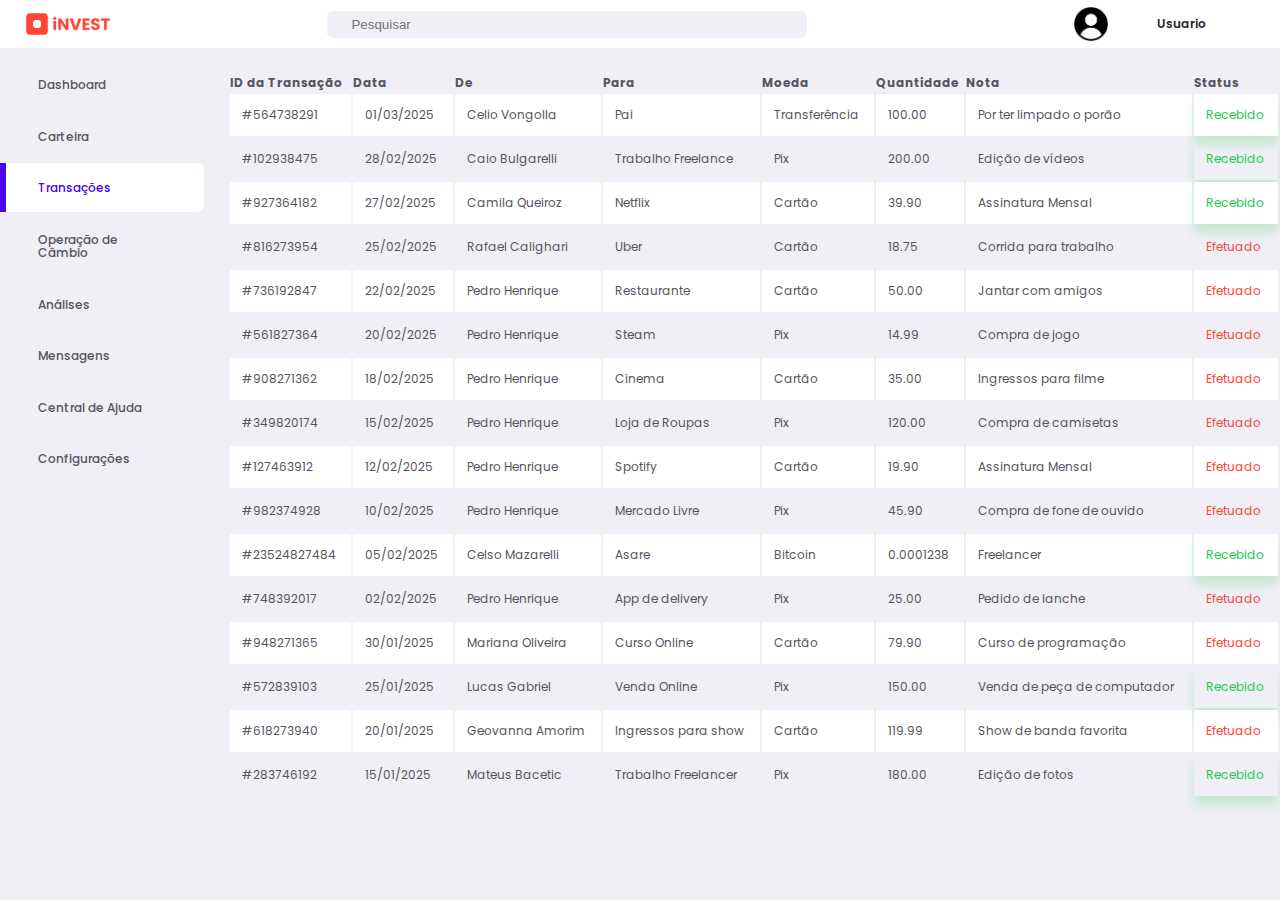
<file: transaction/transaction.html>
<!DOCTYPE html>
<html lang="en">
<head>
    <meta charset="UTF-8">
    <meta name="viewport" content="width=device-width, initial-scale=1.0">
    <title>Correspondente Bancário</title>
    <link rel="stylesheet" href="../style.css">
    <link rel="stylesheet" href="./transaction.css">
    <link rel="stylesheet" href="https://unicons.iconscout.com/release/v4.0.8/css/line.css">
    <link rel="icon" type="image/x-icon" href="/assets/assets-main/favicon (1).ico">
</head>
<body>
    <!----------------------------------------  NAVBAR ------------------------------------------->

    <nav>
    <div class="container nav_container">
         <a href="../index.html" class="nav_logo">
            <img src="../assets/assets-main/logo.png" alt="logo">
         </a>
         <div class="nav_search">
            <i class="uil uil-search"></i>
            <input type="search" placeholder="Pesquisar">

         </div>
         <div class="nav_profile-wrapper">
            <button class="nav_theme-btn">
                <i class="uil uil-moon"></i>
            </button>
            <div class="nav_profile-photo">
                <img src="../assets/assets-main/user-icon-.png" alt="Profile Photo">
            </div>
            <h5>Usuario</h5>
            <i class="uil uil-angle-down"></i>
         </div>
         <button class="nav_menu-btn">
            <i class="uil uil-bars"></i>
         </button>
    </div>
    </nav>



    <!------------------------------ SIDEBAR   -------------------------------------->
    
    
    <menu class="sidebar">
        <a href="../index.html">
            <i class="uil uil-create-dashboard"></i>
            <h5>Dashboard</h5>
        </a>
        <a href="../wallet/wallet.html">
            <i class="uil uil-wallet"></i>
            <h5>Carteira</h5>
        </a>
        <a href="transaction.html" class="active">
            <i class="uil uil-transaction"></i>
            <h5>Transações</h5>
        </a>
        <a href="">
          <i class="uil uil-exchange"></i>
          <h5>Operação de Câmbio</h5>
      </a>
        <a href="">
            <i class="uil uil-chart"></i>
            <h5>Análises</h5>
        </a>
        <a href="">
            <i class="uil uil-envelopes"></i>
            <h5>Mensagens</h5>
        </a>
        <a href="">
            <i class="uil uil-question-circle"></i>
            <h5>Central de Ajuda</h5>
        </a>
        <a href="">
            <i class="uil uil-setting"></i>
            <h5>Configurações</h5>
        </a>
        <button class="sidebar_close-btn">
            <i class="uil uil-multiply"></i>
        </button>
    </menu>








    <table class="transactionTable">
        <thead>
            <tr>
                <th>ID da Transação</th>
                <th>Data</th>
                <th>De</th>
                <th>Para</th>
                <th>Moeda</th>
                <th>Quantidade</th>
                <th>Nota</th>
                <th>Status</th>
            </tr>
        </thead>
        <tbody>
            <tr>
                <td>#564738291</td>
                <td>01/03/2025</td>
                <td>Celio Vongolla</td>
                <td>Pai</td>
                <td>Transferência</td>
                <td>100.00</td>
                <td>Por ter limpado o porão</td>
                <td class="success">Recebido</td>
              </tr>
              
              <tr>
                <td>#102938475</td>
                <td>28/02/2025</td>
                <td>Caio Bulgarelli</td>
                <td>Trabalho Freelance</td>
                <td>Pix</td>
                <td>200.00</td>
                <td>Edição de vídeos</td>
                <td class="success">Recebido</td>
              </tr>
              
              <tr>
                <td>#927364182</td>
                <td>27/02/2025</td>
                <td>Camila Queiroz</td>
                <td>Netflix</td>
                <td>Cartão</td>
                <td>39.90</td>
                <td>Assinatura Mensal</td>
                <td class="success">Recebido</td>
              </tr>
              
              <tr>
                <td>#816273954</td>
                <td>25/02/2025</td>
                <td>Rafael Calighari</td>
                <td>Uber</td>
                <td>Cartão</td>
                <td>18.75</td>
                <td>Corrida para trabalho</td>
                <td class="danger">Efetuado</td>
              </tr>
              
              <tr>
                <td>#736192847</td>
                <td>22/02/2025</td>
                <td>Pedro Henrique</td>
                <td>Restaurante</td>
                <td>Cartão</td>
                <td>50.00</td>
                <td>Jantar com amigos</td>
                <td class="danger">Efetuado</td>
              </tr>
              
              <tr>
                <td>#561827364</td>
                <td>20/02/2025</td>
                <td>Pedro Henrique</td>
                <td>Steam</td>
                <td>Pix</td>
                <td>14.99</td>
                <td>Compra de jogo</td>
                <td class="danger">Efetuado</td>
              </tr>
              
              <tr>
                <td>#908271362</td>
                <td>18/02/2025</td>
                <td>Pedro Henrique</td>
                <td>Cinema</td>
                <td>Cartão</td>
                <td>35.00</td>
                <td>Ingressos para filme</td>
                <td class="danger">Efetuado</td>
              </tr>
              
              <tr>
                <td>#349820174</td>
                <td>15/02/2025</td>
                <td>Pedro Henrique</td>
                <td>Loja de Roupas</td>
                <td>Pix</td>
                <td>120.00</td>
                <td>Compra de camisetas</td>
                <td class="danger">Efetuado</td>
              </tr>
              
              <tr>
                <td>#127463912</td>
                <td>12/02/2025</td>
                <td>Pedro Henrique</td>
                <td>Spotify</td>
                <td>Cartão</td>
                <td>19.90</td>
                <td>Assinatura Mensal</td>
                <td class="danger">Efetuado</td>
              </tr>
              
              <tr>
                <td>#982374928</td>
                <td>10/02/2025</td>
                <td>Pedro Henrique</td>
                <td>Mercado Livre</td>
                <td>Pix</td>
                <td>45.90</td>
                <td>Compra de fone de ouvido</td>
                <td class="danger">Efetuado</td>
              </tr>
              
              <tr>
                <td>#23524827484</td>
                <td>05/02/2025</td>
                <td>Celso Mazarelli</td>
                <td>Asare</td>
                <td>Bitcoin</td>
                <td>0.0001238</td>
                <td>Freelancer</td>
                <td class="success">Recebido</td>
              </tr>

              <tr>
                <td>#748392017</td>
                <td>02/02/2025</td>
                <td>Pedro Henrique</td>
                <td>App de delivery</td>
                <td>Pix</td>
                <td>25.00</td>
                <td>Pedido de lanche</td>
                <td class="danger">Efetuado</td>
              </tr>
              
              <tr>
                <td>#948271365</td>
                <td>30/01/2025</td>
                <td>Mariana Oliveira</td>
                <td>Curso Online</td>
                <td>Cartão</td>
                <td>79.90</td>
                <td>Curso de programação</td>
                <td class="danger">Efetuado</td>
              </tr>
              
              <tr>
                <td>#572839103</td>
                <td>25/01/2025</td>
                <td>Lucas Gabriel</td>
                <td>Venda Online</td>
                <td>Pix</td>
                <td>150.00</td>
                <td>Venda de peça de computador</td>
                <td class="success">Recebido</td>
              </tr>
              
              <tr>
                <td>#618273940</td>
                <td>20/01/2025</td>
                <td>Geovanna Amorim</td>
                <td>Ingressos para show</td>
                <td>Cartão</td>
                <td>119.99</td>
                <td>Show de banda favorita</td>
                <td class="danger">Efetuado</td>
              </tr>
              
              <tr>
                <td>#283746192</td>
                <td>15/01/2025</td>
                <td>Mateus Bacetic</td>
                <td>Trabalho Freelancer</td>
                <td>Pix</td>
                <td>180.00</td>
                <td>Edição de fotos</td>
                <td class="success">Recebido</td>
              </tr>
              
  
              </tr>
            </tbody>
    </table>
















    <script src="../main.js"></script>
</body>
</html>
</file>
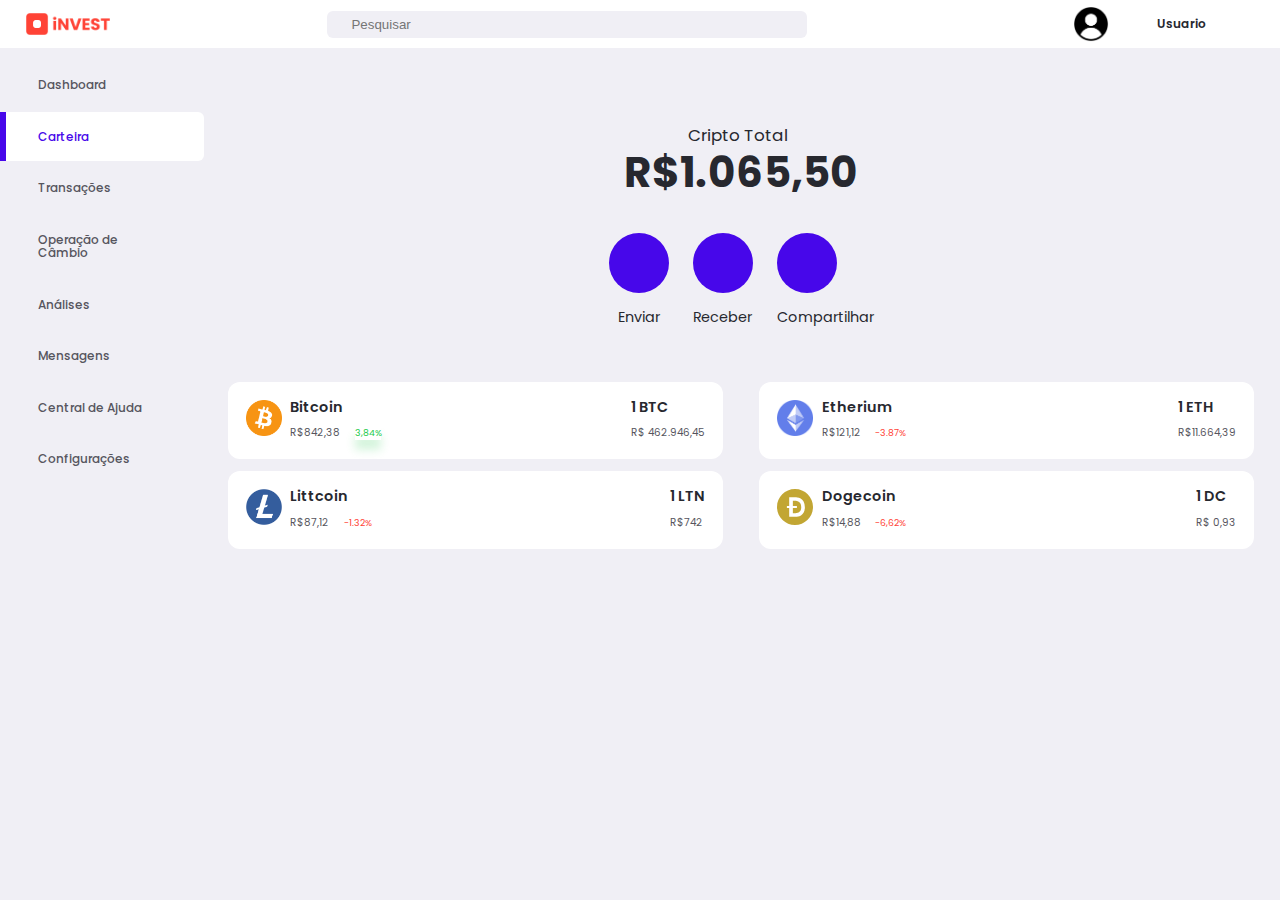
<file: wallet/wallet.html>
<!DOCTYPE html>
<html lang="en">
<head>
    <meta charset="UTF-8">
    <meta name="viewport" content="width=device-width, initial-scale=1.0">
    <title>Correspondente Bancário</title>
    <link rel="stylesheet" href="../style.css">
    <link rel="stylesheet" href="./wallet.css">
    <link rel="stylesheet" href="https://unicons.iconscout.com/release/v4.0.8/css/line.css">
    <link rel="icon" type="image/x-icon" href="/assets/assets-main/favicon (1).ico">

</head>
<body>
    <!----------------------------------------  NAVBAR ------------------------------------------->

    <nav>
    <div class="container nav_container">
         <a href="../index.html" class="nav_logo">
            <img src="../assets/assets-main/logo.png" alt="logo">
         </a>
         <div class="nav_search">
            <i class="uil uil-search"></i>
            <input type="search" placeholder="Pesquisar">

         </div>
         <div class="nav_profile-wrapper">
            <button class="nav_theme-btn">
                <i class="uil uil-moon"></i>
            </button>
            <div class="nav_profile-photo">
                <img src="../assets/assets-main/user-icon-.png" alt="Profile Photo">
            </div>
            <h5>Usuario</h5>
            <i class="uil uil-angle-down"></i>
         </div>
         <button class="nav_menu-btn">
            <i class="uil uil-bars"></i>
         </button>
    </div>
    </nav>



    <!------------------------------ SIDEBAR   -------------------------------------->
    
    
    <menu class="sidebar">
        <a href="../index.html">
            <i class="uil uil-create-dashboard"></i>
            <h5>Dashboard</h5>
        </a>
        <a href="wallet.html" class="active">
            <i class="uil uil-wallet"></i>
            <h5>Carteira</h5>
        </a>
        <a href="../transaction/transaction.html">
            <i class="uil uil-transaction"></i>
            <h5>Transações</h5>
        </a>
        <a href="">
            <i class="uil uil-exchange"></i>
            <h5>Operação de Câmbio</h5>
        </a>
        <a href="">
            <i class="uil uil-chart"></i>
            <h5>Análises</h5>
        </a>
        <a href="">
            <i class="uil uil-envelopes"></i>
            <h5>Mensagens</h5>
        </a>
        <a href="">
            <i class="uil uil-question-circle"></i>
            <h5>Central de Ajuda</h5>
        </a>
        <a href="">
            <i class="uil uil-setting"></i>
            <h5>Configurações</h5>
        </a>
        <button class="sidebar_close-btn">
            <i class="uil uil-multiply"></i>
        </button>
    </menu>

    <section class="wallet">
        <div class="wallet_balance">
            <h4>Cripto Total <i class="uil uil-eye-slash"></i></h4>
            <h1>R$1.065,50</h1>
            <div class="wallet_cta">
                <a href="#" class="wallet_cta-btn">
                    <i class="uil uil-arrow-up-right"></i>
                    <p>Enviar</p>
                </a>
                <a href="#" class="wallet_cta-btn">
                    <i class="uil uil-arrow-down-right"></i>
                    <p>Receber</p>
                </a>
                <a href="#" class="wallet_cta-btn">
                    <i class="uil uil-share"></i>
                    <p>Compartilhar</p>
                </a>
            </div>
        </div>


        <ul class="wallet_tokens">
            <li class="wallet_token">
                <div class="wallet_token-left">
                    <div class="wallet_token-image">
                        <img src="../assets/assets-main/Bitcoin.svg.png" alt="">
                    </div>
                    <div>
                        <h4>Bitcoin</h4>
                        <div>
                            <p>R$842,38</p>
                            <small class="success">3,84%</small>
                        </div>
                    </div>
                </div>

            <div class="wallet_token-right">
                <h4>1 BTC</h4>
                <p>R$ 462.946,45</p>
            </div>
            </li>

            <li class="wallet_token">
                <div class="wallet_token-left">
                    <div class="wallet_token-image">
                        <img src="../assets/assets-main/ethereum-logo-EC6CDBA45B-seeklogo.com.png" alt="">
                    </div>
                    <div>
                        <h4>Etherium</h4>
                        <div>
                            <p>R$121,12</p>
                            <small class="danger">-3.87%</small>
                        </div>
                 </div>
            </div>

            <div class="wallet_token-right">
                <h4>1 ETH</h4>
                <p>R$11.664,39</p>
            </div>
            </li>

            <li class="wallet_token">
                <div class="wallet_token-left">
                    <div class="wallet_token-image">
                        <img src="../assets/assets-main/Litecoin_Logo.jpg" alt="">
                    </div>
                    <div>
                        <h4>Littcoin</h4>
                        <div>
                            <p>R$87,12</p>
                            <small class="danger">-1.32%</small>
                        </div>
                 </div>
            </div>

            <div class="wallet_token-right">
                <h4>1 LTN</h4>
                <p>R$742</p>
            </div>
            </li>

            <li class="wallet_token">
                <div class="wallet_token-left">
                    <div class="wallet_token-image">
                        <img src="../assets/assets-main/dogecoin-doge-logo-alternative.svg" alt="">
                    </div>
                    <div>
                        <h4>Dogecoin</h4>
                        <div>
                            <p>R$14,88</p>
                            <small class="danger">-6,62%</small>
                        </div>
                 </div>
            </div>

            <div class="wallet_token-right">
                <h4>1 DC</h4>
                <p>R$ 0,93</p>
            </div>
            </li>

        </ul>

    </section>




    <script src="../main.js"></script>

</body>
</html>
</file>
<file: style.css>
@import url('https://fonts.googleapis.com/css2?family=Poppins:ital,wght@0,100;0,200;0,300;0,400;0,500;0,600;0,700;0,800;0,900;1,100;1,200;1,300;1,400;1,500;1,600;1,700;1,800;1,900&display=swap');


:root {
        --color-white: #fff;
        --color-light: #f0eff5;
        --color-gray-light: #86848c;
        --color-gray-dark: #56555e;
        --color-dark: #27282f;
    
        --color-primary: rgb(71, 7, 234);
        --color-success: rgb(34, 202, 75);
        --color-danger: rgb(255, 67, 54);
        --color-warning: rgb(234, 181, 7);
        --color-purple: rgb(160, 99, 245);
    
        --color-primary-light: rgba(71, 7, 234, 0.2);
        --color-success-light: rgba(34, 202, 75, 0.2);
        --color-danger-light: rgba(255, 67, 54, 0.2);
        --color-purple-light: rgba(160, 99, 245, 0.2);
    
        --card-padding: 1.6rem;
    
        --radius-1: 0.5rem;
        --radius-2: 1rem;
        --radius-3: 1.6rem;
    
        --transition: all 300ms ease;
    }

    /* =====================  MODO ESCURO ======================== */
    .dark-theme {
        --color-white: #131316;
        --color-light: #23232a;
        --color-dark: #ddd;
        --color-gray-dark: #adacb5;

    }

    * {
        margin: 0;
        padding: 0;
        outline:0;
        border: 0;
        background: transparent;
        appearance: none;
        text-decoration: none;
        list-style: none;
        box-sizing: border-box;
        
    }

    html {
        font-size: 12px;
    }

    body {
        background: var(--color-light);
        font-family: "Poppins", sans-serif;
        min-height: 100vh;
        color: var(--color-gray-dark);
        display: grid;
        grid-template-columns: 17rem auto 30rem;
        gap: 2rem;
        transition: var(--transition);
        user-select: none;
    }

    .container {
        width:96vw;
        margin-inline: auto;

    }

    img {
        display: block;
        width: 100%;
        object-fit: cover;
    }

    h1,h2,h3,h4,h5,h6 {
        font-weight: 600;
        line-height: 1.1;
        color: var(--color-dark);

    }

    h1 {
        font-size: 2.3rem;
        font-weight: 900;   
    }

    h2 {
        font-size: 1.5rem;
        font-weight: 800;   
    }

    h3 {
        font-size: 1.2rem;  
    }

    h4 {
        font-size: 1.2rem;
    }

    h5 {
        font-size: 1rem;
    }

    h6 {
        font-size: 0.8rem;
    }

    p {
        font-size: 0.86rem;
        
    }

    small {
        font-size: 0.77rem;
    }

    .text-muted {
        color:var(--color-gray-light);
        }
    .primary { 
        color: var(--color-primary);
    }
    
    .bg-primary {
        background: var(--color-primary);
        box-shadow: 0 0.8rem 0.8rem var(color --color-primary-light); 
    }
    .danger {
        color: var(--color-danger);

    }
    .bg-danger {
        background: var(--color-danger);
        box-shadow: 0 0.8rem 0.8rem var(--color-danger-light) ;
    }
    .bg-danger-light { 
        background: var(--color-danger-light)
    }
    .success {
        color:var(--color-success);
        box-shadow: 0 0.8rem 0.8rem var(--color-success-light) ;
    }
    .bg-success-light {
        background: var(--color-success-light);

    }
    .warning {
        color: var(--color-warning);
    }
    .bg-warning {
        background: var(--color-warning);
        box-shadow: 0 0.8rem 0.8rem var(--color-warning-light);
    }
    .bg-warning-light {
        background: var(--color-warning-light);     
    }
    .purple {
         color: var(--color-purple);
    }
    .bg-purple {
        background: var(--color-purple);
        box-shadow: 0 0.8rem 0.8rem var(--color-purple-light);
    }
    .bg-purple-light {
        background: var(--color-purple-light);
    }
    .bg-dark {
        background: var(--color-dark);
        box-shadow: 0 0.8rem 0.8rem rgb(0,0,0,0.12);
    }

    button {
        cursor: pointer;
    }



    /* ===================================== NAVBAR ===================================== */

    nav {
        width: 100vw;
        background: var(--color-white);
        display: grid;
        place-items: center;
        height: 4rem;
        position: fixed;
        top: 0;
        left: 0;
        z-index: 10;

    }

    .nav_container {
        display: flex;
        justify-content:space-between;
        align-items: center;
    }

    .nav_logo {
        width: 7rem;
    }
    .nav_search {
        background: var(--color-light);
        border-radius: var(--radius-1);
        padding: 0.5rem 1rem;
        width: 40rem;
        display: flex;
        gap: 1rem;
        align-items: center;
        color: var(--color-gray-light);
    }

    .nav_search input[type="search"] {
        color: var(--color-dark);
        width: 100%;
        background: transparent;
    }

    .nav_container i {
        font-size: 1.6rem;
    }

    .nav_profile-wrapper {
        display:flex;
        align-items: center;
        gap: 4rem;
        justify-content:space-between;
        cursor: pointer;
    }
    .nav_profile {
        display: flex;
        gap: 1rem;
        align-items: center;
    }
    .nav_profile-photo {
        width: 3rem;
        height: 3rem;
        border-radius: 50%;
        overflow: hidden;
    }

    .nav_theme-btn {
        color: var(--color-dark);
    }

    .nav_menu-btn {
        display: none;
    }

    .nav_menu-btn i {
        font-size: 2.6rem;
    }


    /* ------------------------------ SIDEBAR   --------------------------------------*/
    
    .sidebar {
       
        margin-top: 5rem;
        min-height: calc(100%vh - 5rem);
        display: flex;
        flex-direction: column;
        gap: 0.2rem;
    }

    .sidebar_close-btn {
        display: none;

    }

    .sidebar a {
        display: flex;
        align-items: center;
        gap: 1rem;
        padding: 1.5rem 4vw 1.5rem 2vw;
        transition: var(--transition);
        background: transparent;
        border-radius: 0 0.5rem 0.5rem 0;
        color: var(--color-gray-dark);

    }

    .sidebar a i {
        font-size: 2rem;
        color: var(--color-gray-dark);
    }

    .sidebar a h5 {
        font-weight: 500;
        color: var(--color-gray-dark);

    }

    .sidebar a:hover {
        background: var(--color-white);
    }

    .sidebar a:hover * {
        color: var(--color-primary);
    }

    .sidebar a.active {
        background: var(--color-white);
        color: var(--color-primary);
        border-left: 0.5rem solid var(--color-primary);
        padding-left: calc(2vw - 0.5rem);
    }

    .sidebar a.active * {
        color: var(--color-primary);

    }



    /* ------------------------------  CARDS   --------------------------------------*/

    .main_header {
        display: flex;
        align-items: center;
        gap: 1rem;
        margin-top: 6rem;

    }

    .main_header input[type="date"] {
        padding:0.5rem 2rem;
        background: var(--color-white);
        color: var(--color-gray-dark);

    }

    .main_cards {
        margin-top: 1.5rem;
        display: grid;
        grid-template-columns: repeat(3, 1fr);
        gap: 1.5rem;
    }

    .card {
        background: linear-gradient(#ff769f,#bd261b);
        padding: var(--card-padding);
        border-radius: var(--radius-3);
        height: 16rem;
        display: flex;
        flex-direction: column;
        justify-content: space-between;
        box-shadow: 0 2rem 3rem var(--color-danger-light);

    }

    .card * {
        color: white;
    
    }

    .card:nth-child(2) {
        background: linear-gradient(#7f8191,#27282f);
        box-shadow: 0 2rem 3rem rgba(0, 0, 0, 0.20);

    }

    .card:nth-child(3) {
        background: linear-gradient(#697afd,#4f15b4);
        box-shadow: 0 2rem 3rem var(--color-primary-light);
    }

    .card:hover {
        box-shadow: none;

    }

    .card_header {
        display: flex;
        justify-content: space-between;
        align-items: center;

    }

    .card_header-left {
        display: flex;
        gap: 0.5rem;
        align-items: center;
    }

    .card_header-left h3 {
        font-weight: 300;
    }

    .card_header-left img {
        width: 2rem;
        border: 1px solid white;
        border-radius: var(--radius-1);
        padding: 0.4rem;

    }

    .card_header-right {
        width: 3rem;

    }

    .card_body {
        display:flex;
        justify-content: space-between;

    }

    .card_body-chip {
        width: 3.5rem;

    }

    .card_footer {
        display: flex;
        justify-content: space-between;

    }

    .card_footer-right {
        display: flex;
        gap: 2rem;
    }

    /* ------------------------------  FAST PAYMENTS   --------------------------------------*/

    .fastPayment {
        margin-top: 2rem;
        display: flex;
        align-items: center;
        gap: 2rem;
    }

    .fastPayment_badges {
        display: flex;
        gap: 1rem;
        align-items: center;
        flex-wrap: wrap;
        max-width: 100%;

    }

    .fastPayment_badge {
        background: var(--color-white);
        display: flex;
        align-items: center;
        gap: 0.6rem;
        border-radius: var(--radius-1);
        padding: 0.6rem var(--card-padding);
        transition: var(--transition);
        cursor: pointer;
    }

    .fastPayment_badge:hover {
        box-shadow: 0 0 1rem var(--color-primary-light);
    }  

    .fastPayment_badge span {
        width: 0.5rem;
        height: 0.5rem;
        border-radius: 50%;
    }

    .fastPayment_badge div {
        display: flex;
        gap: 1.5rem;
        align-items: center;
    }

    /* <!--------------   CHART   ---------------------------------------------> */
    
    canvas {
        background: var(--color-white);
        width: 100%;
        margin-top: 2rem;
        border-radius: var(--radius-3);
        padding: var(--card-padding);
        

    }

        /* <!--------------   INVESTMENTS   ---------------------------------------------> */


    .right {
        margin-top: 6rem;
        margin-right: 2vw;
    }

    .investments {
        background: var(--color-white);
        border-radius: var(--radius-3);
    }

    .investments_header {
        display: flex;
        align-items: center;
        justify-content: space-between;
        padding: var(--card-padding);

    }

    .investments_header a {
        display: flex;
        align-items: center;
        color: var(--color-primary);

    }

    .investment img {
        width: 2.4rem;

    }

    .investment {
        display: flex;
        align-items: center;
        justify-content: space-between;
        padding: var(--card-padding);
        border-bottom: 1px solid var(--color-light);
        transition: var(--transition);

    }

    .investment:hover {
        background-color: var(--color-light);
        cursor: pointer;
    }

            /* <!--------------   Recent Transactions   ---------------------------------------------> */

            .recentTransactions {
                margin-top: 2rem;
                max-width: 100%;

            }

            .recentTransactions_header {
                display: flex;
                align-items: center;
                justify-content: space-between;
                padding-left: 2rem;
                margin-bottom: 1rem 0;

            }

            .recentTransactions_header a {
                display: flex;
                align-items: center;
                color: var(--color-primary);
            }

            .transaction {
                display: flex;
                align-items: center;
                justify-content: space-between;
                padding: 1.5rem var(--card-padding);
                border-radius: var(--radius-3);
                transition: var(--transition);

            }

            .transaction:hover {
                background: var(--color-white);
                cursor: pointer;                
            }

            .transaction_service {
                display: flex;
                gap: 1rem;

            }

            .transaction_service .icon {
                border-radius: var(--radius-2);
                display: flex;
                align-items: center;
                justify-content: center;
                font-size: 1.7rem;
                width: 3.4rem;
                height: 3.4rem;

            }

            .transaction_card-details {
                display: flex;
                justify-self: flex-start;
                gap: 1rem;
            }

            .transaction_card-image {
                display: flex;
                width: 3.4rem;
                border-radius: var(--radius-1);
                align-items: center;
                justify-content: center;
            }


     /* <!--------------   Media Querys (Responsividade 1024)   ---------------------------------------------> */

    @media screen and (max-width: 1024px) {
        body {
            grid-template-columns: 1fr;
        }

        .nav_search {
            display: none;

        }

        .nav_menu-btn {
            display: inline-block;

        }

        main {
            grid-template-columns: 1fr;
            padding: 0 1rem;

        }

        .sidebar {
            position: fixed;
            top: 0;
            left: -100%;
            z-index: 3;
            background: var(--color-white);
            width: 22rem;
            box-shadow: 2rem 0 2rem rgba(0, 0, 0, 0.15);
            animation: showSidebar 400ms ease forwards;
            display: none;
        }

        @keyframes showSidebar {
            to {
                left: 0;
            }
    
}


        .sidebar_close-btn {
            display: inline-block;
            position: absolute;
            top: 2rem;
            right: 1.5rem;
            font-size: 2.2rem;
            background: transparent;
        }

        .main_cards {
            grid-template-columns: 1fr 1fr;
        }

        .right {
            margin-top: 1rem;




        }




    }
        




         /* <!--------------   Media Querys (Responsividade 600px)   ---------------------------------------------> */

         @media screen and (max-width: 600px) {
            nav {
                height: 5rem;

            }

            .nav_profile-wrapper h5, .nav_profile-wrapper span {
                display: none;
            }

            .main_cards {
                grid-template-columns: 1fr;

            }

            .fastPayment {
                flex-direction: column;
                align-items: flex-start;
                margin-top: 3.5rem;
            }
            
        }
</file>
<file: transaction/transaction.css>
body {
    grid-template-columns:  17rem auto;
    
}

.transactionTable {
    height: fit-content;
    margin-top: 6rem;

}

.transactionTable th{
    text-align: left;
    padding: 0.8;
}

.transactionTable td {
    padding: 1rem;

}

.transactionTable tbody tr:nth-child(odd) {
    background: var(--color-white);

}


 /* <!--------------   Media Querys (Responsividade para Tablet 1024)   ---------------------------------------------> */

 @media screen and (max-width: 1024px) {
    body{
        grid-template-columns: 1fr;

    }
 }

  /* <!--------------   Media Querys (Responsividade para Mobile 600)   ---------------------------------------------> */

  @media screen and (max-width: 600px) {
    .transactionTable thead tr,  .transactionTable tbody tr {
        display: flex;
        flex-direction: column;
    }

    .transactionTable tbody tr:nth-child(even) {
        border-left: 2px solid var (--color-white);
    }

  }
</file>
<file: wallet/wallet.css>
body {
    grid-template-columns: 17rem auto;

}

.wallet {
    margin-top: 8rem;
    margin-right: 2vw;
}

.wallet_balance {
    text-align: center;
    padding: 2.5rem;
    border-radius: 2rem;
}

.wallet_balance h4 {
    display: flex;
    align-items: center;
    gap: 0.5rem;
    font-size: 1.4rem;
    font-weight: 400;
    margin-inline: auto;
    width: fit-content;
}

.wallet_balance h1 {
    margin: 0.5rem 0 3rem;
    font-size: 3.5rem;
    font-weight: 700;
}

.wallet_cta {
    display: flex;
    align-items: center;
    gap:2rem;
    width: fit-content;
    margin-inline: auto;
}

.wallet_cta a {
    color: var(--color-white);

}

.wallet_cta a i {
    background: var(--color-primary);
    width: 5rem;
    height: 5rem;
    font-family: 2rem;
    display: grid;
    place-items: center;
    border-radius: 50%;
}

.wallet_cta a p {
    font-size: 1.2rem;
    margin-top: 1.2rem;
    color: var(--color-dark);

}

.wallet_tokens {
    margin-top: 2rem;
    display: grid;
    grid-template-columns: 1fr 1fr;
    gap: 1rem 3rem;

}

.wallet_token {
    background: var(--color-white);
    border-radius: 1rem;
    padding: 1.5rem;
    display: flex;
    justify-content: space-between;
    align-items: center;
}

.wallet_token-left {
    display: flex;
    gap: 0.7rem;
}

.wallet_token-image {
    width: 3rem;
    height: 3rem;
}

.wallet_token-left > div {
    display: flex;
    flex-direction: column;
    gap: 0.8rem;
}

.wallet_token-left div div {
    display: flex;
    align-items: center;
    gap: 1.2rem;
}

.wallet_token-right {
    display: flex;
    flex-direction: column;
    gap: 0.8rem;
}

/* <!--------------   Media Querys (Responsividade para Tablet 1024)   ---------------------------------------------> */

@media screen and (max-width: 1024px) {
    body{
        grid-template-columns: 1fr;

    }
    .wallet {
        padding-left: 2vw;
    }
 }

  /* <!--------------   Media Querys (Responsividade para Mobile 600)   ---------------------------------------------> */

  @media screen and (max-width: 600px) {
    
    .wallet_tokens {
        grid-template-columns: 1fr;
        gap: 1rem;
    }

  }
</file>
